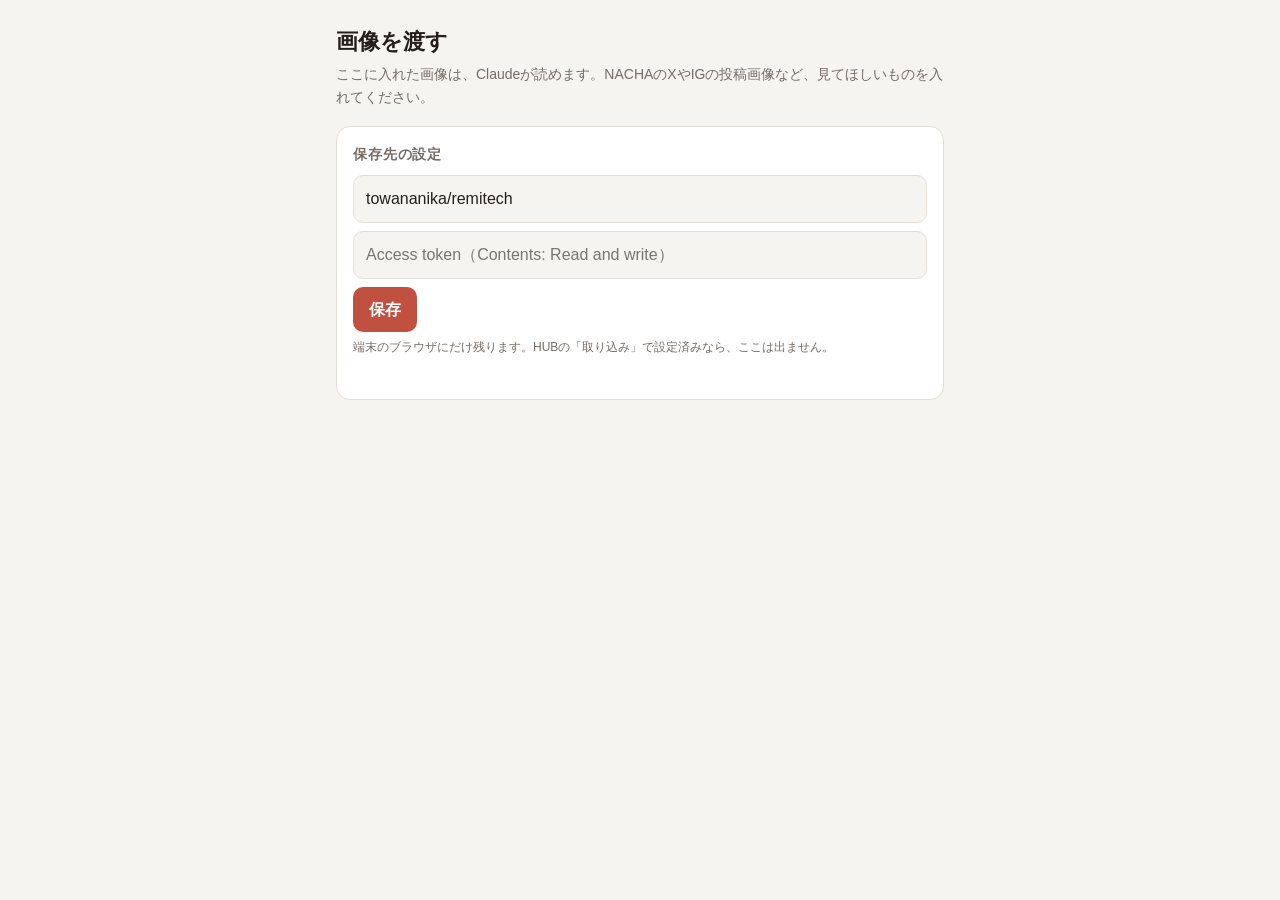
<file: images/index.html>
<!doctype html>
<html lang="ja">
<head>
<meta charset="utf-8">
<meta name="viewport" content="width=device-width,initial-scale=1">
<title>画像を渡す · REMITECH HUB</title>
<meta name="robots" content="noindex">
<link rel="icon" href="../favicon.svg">
<style>
  :root{--bg:#f6f4f1;--card:#fff;--ink:#241f1c;--sub:#756c65;--line:#e4ded7;--acc:#c0503f;--ok:#2f7d4f;--bad:#b3261e}
  @media (prefers-color-scheme:dark){:root:not([data-theme="light"]){--bg:#171412;--card:#221e1b;--ink:#f1eae3;--sub:#a99f96;--line:#38312c;--acc:#e0705e;--ok:#63c58a;--bad:#ff8a80}}
  *{box-sizing:border-box}
  body{margin:0;background:var(--bg);color:var(--ink);font:16px/1.6 -apple-system,BlinkMacSystemFont,"Hiragino Sans","Noto Sans JP","Malgun Gothic",sans-serif}
  main{max-width:640px;margin:0 auto;padding:24px 16px 56px}
  a{color:var(--acc)}
  h1{font-size:22px;margin:0 0 4px}
  .lead{color:var(--sub);font-size:14px;margin:0 0 18px}
  .card{background:var(--card);border:1px solid var(--line);border-radius:14px;padding:16px;margin-bottom:14px}
  .drop{border:2px dashed var(--line);border-radius:14px;padding:28px 12px;text-align:center;cursor:pointer;transition:border-color .15s,background .15s}
  .drop.over,.drop:hover{border-color:var(--acc);background:#c0503f10}
  .drop b{display:block;font-size:16px}
  .drop span{color:var(--sub);font-size:13px}
  input[type=text],input[type=password]{width:100%;padding:10px 12px;border:1px solid var(--line);border-radius:10px;background:var(--bg);color:var(--ink);font:inherit;margin-bottom:8px}
  button{appearance:none;border:0;border-radius:10px;padding:10px 16px;font:inherit;font-weight:600;background:var(--acc);color:#fff;cursor:pointer}
  button.ghost{background:transparent;color:var(--sub);border:1px solid var(--line)}
  button:disabled{opacity:.5;cursor:default}
  .tiny{color:var(--sub);font-size:12px;margin:6px 0 0}
  .msg{font-size:13px;margin-top:8px;min-height:18px}
  .ok{color:var(--ok)}.bad{color:var(--bad)}
  .grid{display:grid;grid-template-columns:repeat(auto-fill,minmax(130px,1fr));gap:10px}
  .th{position:relative;border:1px solid var(--line);border-radius:10px;overflow:hidden;background:var(--bg);aspect-ratio:1/1}
  .th img{width:100%;height:100%;object-fit:cover;display:block}
  .th .st{position:absolute;left:0;right:0;bottom:0;padding:3px 6px;font-size:11px;background:#000a;color:#fff;white-space:nowrap;overflow:hidden;text-overflow:ellipsis}
  .th .x{position:absolute;top:4px;right:4px;width:24px;height:24px;padding:0;border-radius:50%;background:#000a;font-size:14px;line-height:24px}
  .count{font-size:13px;color:var(--sub);margin:0 0 10px}
  h2{font-size:14px;color:var(--sub);margin:0 0 10px;letter-spacing:.06em}
</style>
</head>
<body>
<main>
  <h1>画像を渡す</h1>
  <p class="lead">ここに入れた画像は、Claudeが読めます。NACHAのXやIGの投稿画像など、見てほしいものを入れてください。</p>

  <div class="card" id="setup" hidden>
    <h2>保存先の設定</h2>
    <input type="text" id="stUrl" placeholder="owner/repo" value="towananika/remitech" autocomplete="off">
    <input type="password" id="stTok" placeholder="Access token（Contents: Read and write）" autocomplete="off">
    <button id="stSave">保存</button>
    <p class="tiny">端末のブラウザにだけ残ります。HUBの「取り込み」で設定済みなら、ここは出ません。</p>
    <div class="msg" id="stOut"></div>
  </div>

  <div class="card" id="up" hidden>
    <label class="drop" id="drop" for="file" tabindex="0">
      <b>ここに画像をドロップ、またはタップして選ぶ</b>
      <span>複数OK · 大きい画像は自動で縮めます（長辺1600px）</span>
    </label>
    <input type="file" id="file" accept="image/*" multiple hidden>
    <div class="msg" id="out"></div>
    <p class="tiny">⚠ 公開リポジトリに入ります。すでにSNSで公開した画像だけにしてください（社内資料・個人情報は入れない）。</p>
  </div>

  <div class="card" id="listCard" hidden>
    <h2>入れた画像</h2>
    <p class="count" id="count"></p>
    <div class="grid" id="grid"></div>
  </div>
</main>

<script>
(function () {
  "use strict";
  var DIR = "media/ref";
  var $ = function (id) { return document.getElementById(id); };

  function storeGet() { try { return JSON.parse(localStorage.getItem("remitech-store") || "{}") || {}; } catch (e) { return {}; } }
  function storeSet(o) { try { localStorage.setItem("remitech-store", JSON.stringify(o)); } catch (e) {} }
  function on() { var c = storeGet(); return !!(c.url && c.token); }

  function api(path, opt) {
    var c = storeGet();
    var o = Object.assign({ headers: {} }, opt || {});
    o.headers = Object.assign({ "Authorization": "Bearer " + c.token, "Accept": "application/vnd.github+json" }, o.headers);
    return fetch("https://api.github.com/repos/" + c.url + "/contents/" + path, o);
  }

  function show() {
    var ready = on();
    $("setup").hidden = ready;
    $("up").hidden = !ready;
    $("listCard").hidden = !ready;
    if (ready) loadList();
  }

  $("stSave").addEventListener("click", function () {
    var u = $("stUrl").value.trim().replace(/^https?:\/\/github\.com\//i, "").replace(/\.git$/i, "").replace(/^\/+|\/+$/g, "");
    var tk = $("stTok").value.trim();
    var o = $("stOut"); o.className = "msg"; o.textContent = "…";
    storeSet({ url: u, token: tk });
    fetch("https://api.github.com/repos/" + u, { headers: { "Authorization": "Bearer " + tk, "Accept": "application/vnd.github+json" } })
      .then(function (r) {
        if (r.ok) { o.className = "msg ok"; o.textContent = "OK"; show(); }
        else { o.className = "msg bad"; o.textContent = "使えませんでした · " + r.status; }
      }).catch(function (e) { o.className = "msg bad"; o.textContent = String(e && e.message || e); });
  });

  // 大きい画像は長辺1600pxに縮める。形式（PNG/JPEG/WebP）は変えない
  function shrink(file) {
    var MAX = 1600;
    if (file.size < 700 * 1024) return Promise.resolve(file);
    return new Promise(function (res) {
      var img = new Image(), url = URL.createObjectURL(file);
      img.onload = function () {
        var s = Math.min(1, MAX / Math.max(img.naturalWidth, img.naturalHeight));
        if (s >= 1 && file.size < 3 * 1024 * 1024) { URL.revokeObjectURL(url); return res(file); }
        var c = document.createElement("canvas");
        c.width = Math.round(img.naturalWidth * s); c.height = Math.round(img.naturalHeight * s);
        c.getContext("2d").drawImage(img, 0, 0, c.width, c.height);
        var type = /^image\/(png|jpeg|webp)$/.test(file.type) ? file.type : "image/jpeg";
        c.toBlob(function (b) { URL.revokeObjectURL(url); res(b && b.size < file.size ? b : file); }, type, 0.86);
      };
      img.onerror = function () { URL.revokeObjectURL(url); res(file); };
      img.src = url;
    });
  }
  function b64(blob) {
    return new Promise(function (res, rej) {
      var fr = new FileReader();
      fr.onload = function () { res(String(fr.result).split(",")[1]); };
      fr.onerror = rej; fr.readAsDataURL(blob);
    });
  }
  function stamp() {
    var d = new Date(), p = function (n) { return (n < 10 ? "0" : "") + n; };
    return d.getFullYear() + p(d.getMonth() + 1) + p(d.getDate()) + "-" + p(d.getHours()) + p(d.getMinutes()) + p(d.getSeconds());
  }
  function extOf(blob) { return ({ "image/png": "png", "image/jpeg": "jpg", "image/webp": "webp", "image/gif": "gif" })[blob.type] || "jpg"; }

  function uploadOne(file, i) {
    return shrink(file).then(function (blob) {
      return b64(blob).then(function (data) {
        var name = stamp() + "-" + (i + 1) + "." + extOf(blob);
        return api(DIR + "/" + name, {
          method: "PUT",
          headers: { "Content-Type": "application/json" },
          body: JSON.stringify({ message: "ref image: " + name, content: data })
        }).then(function (r) { if (!r.ok) throw new Error(r.status); return name; });
      });
    });
  }

  function handle(files) {
    files = Array.prototype.filter.call(files, function (f) { return /^image\//.test(f.type); });
    var o = $("out");
    if (!files.length) { o.className = "msg bad"; o.textContent = "画像ファイルを選んでください"; return; }
    var ok = 0, ng = 0;
    o.className = "msg"; o.textContent = "0 / " + files.length;
    files.reduce(function (chain, f, i) {
      return chain.then(function () {
        return uploadOne(f, i).then(function () { ok++; }, function () { ng++; })
          .then(function () { o.textContent = (ok + ng) + " / " + files.length; });
      });
    }, Promise.resolve()).then(function () {
      o.className = "msg " + (ng ? "bad" : "ok");
      o.textContent = ok + "枚 入れました" + (ng ? "、" + ng + "枚 失敗（トークンの権限を確認）" : "。Claudeに「入れたよ」と伝えてください");
      loadList();
    });
  }

  $("file").addEventListener("change", function (e) { handle(e.target.files); e.target.value = ""; });
  var drop = $("drop");
  ["dragenter", "dragover"].forEach(function (ev) { drop.addEventListener(ev, function (e) { e.preventDefault(); drop.classList.add("over"); }); });
  ["dragleave", "drop"].forEach(function (ev) { drop.addEventListener(ev, function (e) { e.preventDefault(); drop.classList.remove("over"); }); });
  drop.addEventListener("drop", function (e) { handle(e.dataTransfer.files); });
  drop.addEventListener("keydown", function (e) { if (e.key === "Enter" || e.key === " ") { e.preventDefault(); $("file").click(); } });
  document.addEventListener("paste", function (e) {
    var fs = e.clipboardData && e.clipboardData.files;
    if (fs && fs.length) handle(fs);
  });

  function loadList() {
    api(DIR).then(function (r) { return r.ok ? r.json() : []; }).then(function (items) {
      items = (items || []).filter(function (x) { return x.type === "file" && /\.(png|jpe?g|webp|gif)$/i.test(x.name); })
        .sort(function (a, b) { return a.name < b.name ? 1 : -1; });
      $("count").textContent = items.length + "枚";
      var g = $("grid"); g.textContent = "";
      items.forEach(function (it) {
        var d = document.createElement("div"); d.className = "th";
        var im = document.createElement("img"); im.loading = "lazy"; im.alt = it.name; im.src = it.download_url;
        var st = document.createElement("div"); st.className = "st"; st.textContent = it.name;
        var x = document.createElement("button"); x.className = "x"; x.textContent = "×"; x.title = "消す";
        x.addEventListener("click", function () {
          if (!confirm(it.name + " を消しますか？")) return;
          api(DIR + "/" + it.name, {
            method: "DELETE", headers: { "Content-Type": "application/json" },
            body: JSON.stringify({ message: "ref image: remove " + it.name, sha: it.sha })
          }).then(function () { loadList(); });
        });
        d.appendChild(im); d.appendChild(st); d.appendChild(x); g.appendChild(d);
      });
    }).catch(function () {});
  }

  show();
})();
</script>
</body>
</html>
</file>
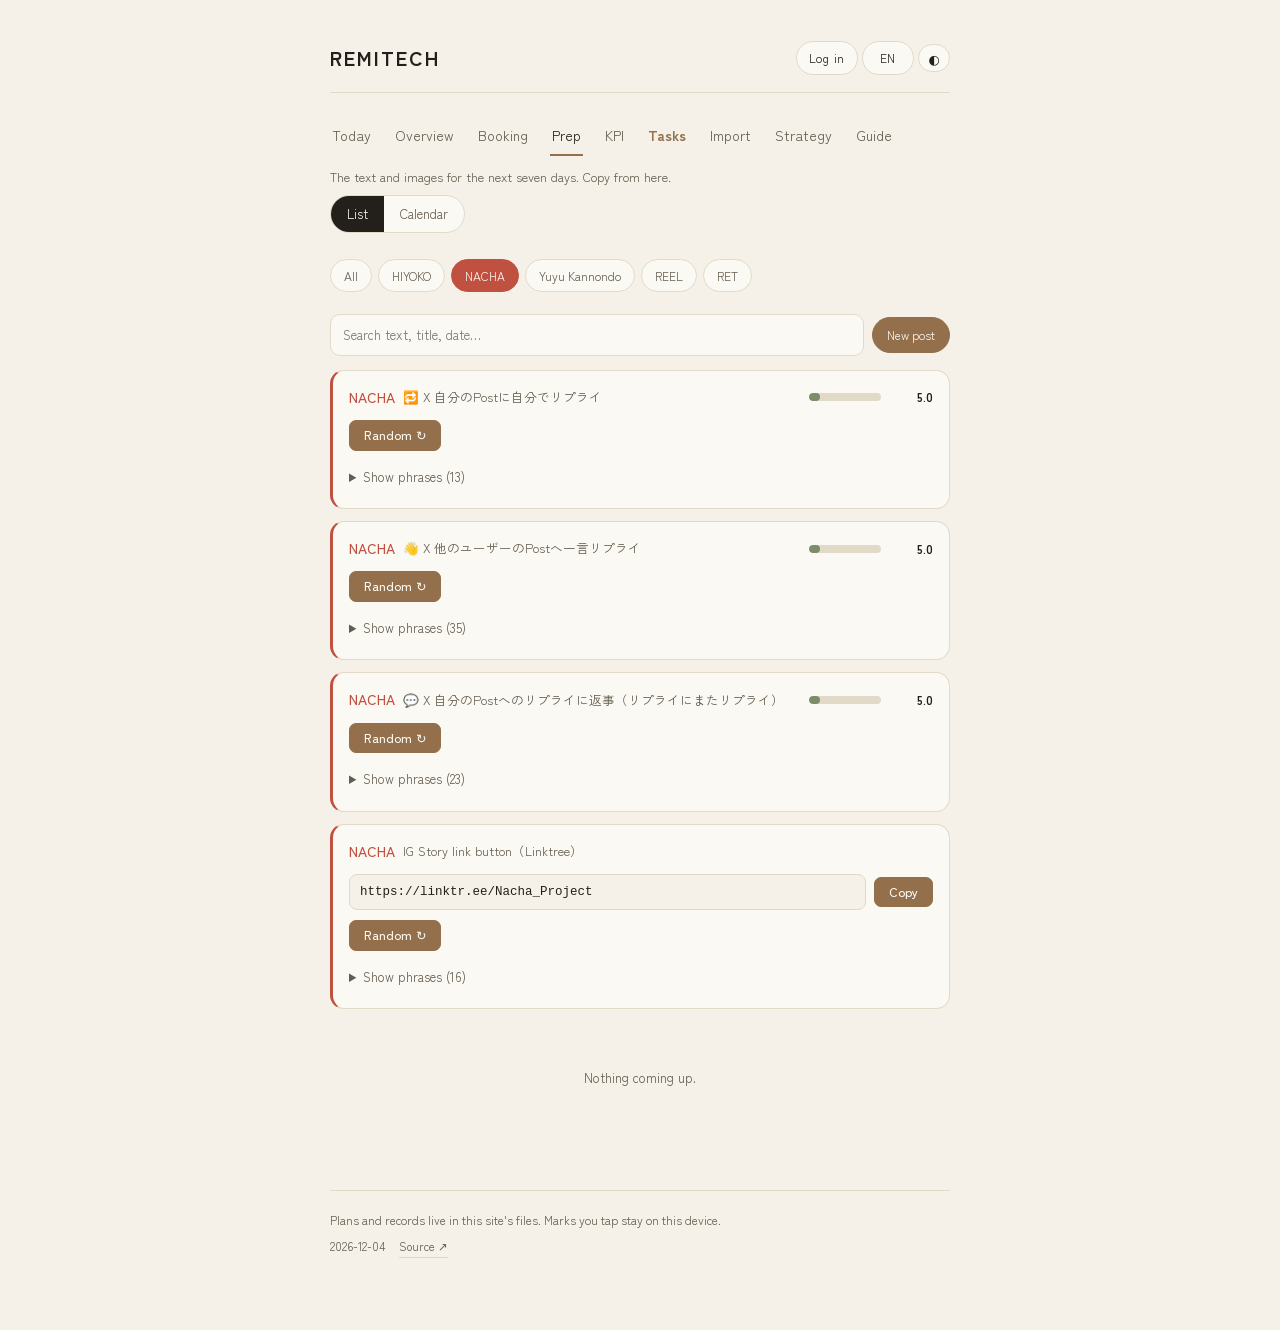
<file: nacha/index.html>
<!doctype html>
<html lang="ja">
<head>
<meta charset="utf-8">
<meta name="viewport" content="width=device-width,initial-scale=1">
<title>NACHA · REMITECH HUB</title>
<meta name="robots" content="noindex">
<link rel="icon" href="../favicon.svg">
<script>location.replace("../#/nacha");</script>
<noscript><meta http-equiv="refresh" content="0; url=../#/nacha"></noscript>
</head>
<body style="font-family:sans-serif;background:#fff;color:#222">
<p><a href="../#/nacha">NACHA を開く</a></p>
</body>
</html>
</file>
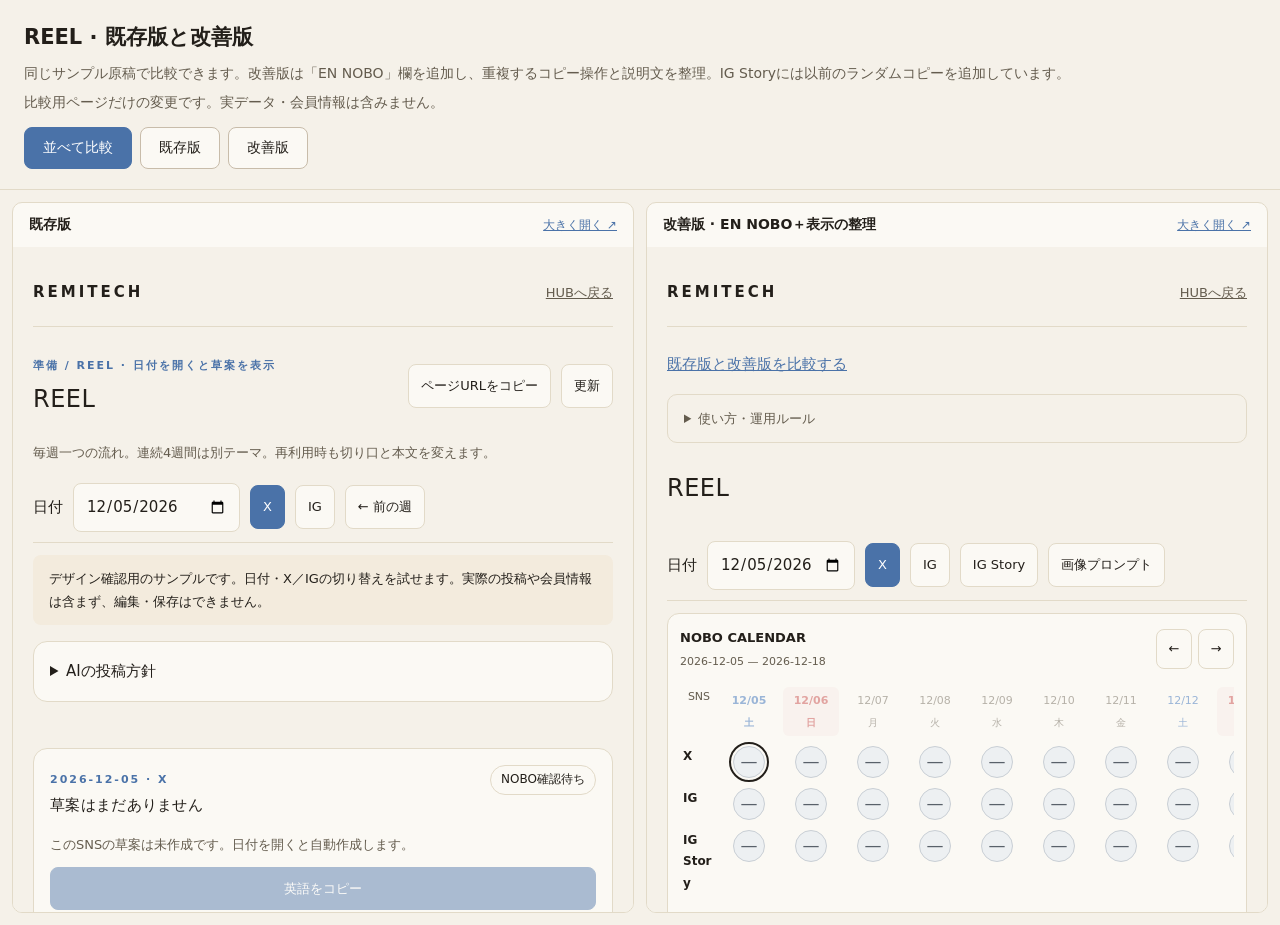
<file: posts-compare.html>
<!doctype html>
<html lang="ja">
<head>
<meta charset="utf-8">
<meta name="viewport" content="width=device-width,initial-scale=1">
<meta name="robots" content="noindex,nofollow">
<title>既存版と改善版の比較 · REEL</title>
<style>
*{box-sizing:border-box}body{margin:0;background:#f5f1e9;color:#231f1a;font:14px/1.7 system-ui,sans-serif}header{padding:20px 24px;border-bottom:1px solid #e2dac8}h1{margin:0;font-size:21px}p{margin:6px 0;color:#645c4e}.controls{display:flex;gap:8px;flex-wrap:wrap;margin-top:12px}button,a{font:inherit}button{padding:8px 18px;border:1px solid #c8bcaa;border-radius:8px;background:#fbf9f4;color:#231f1a;cursor:pointer}button[aria-pressed="true"]{background:#4a72a8;color:white;border-color:#4a72a8}main{display:grid;grid-template-columns:1fr 1fr;gap:12px;padding:12px}section{min-width:0;border:1px solid #e2dac8;border-radius:10px;overflow:hidden;background:#fbf9f4}.heading{padding:10px 16px;display:flex;justify-content:space-between;gap:8px;align-items:center}.heading a{font-size:12px;color:#4a72a8}iframe{display:block;border:0;width:100%;height:calc(100vh - 235px);min-height:500px}body[data-mode="existing"] main,body[data-mode="improved"] main{grid-template-columns:1fr}body[data-mode="existing"] #improved,body[data-mode="improved"] #existing{display:none}@media(max-width:750px){header{padding:16px}main{padding:8px;gap:8px}body[data-mode="both"] main{grid-template-columns:1fr}iframe{height:75vh}.heading{padding:8px 12px}}
</style>
</head>
<body data-mode="both">
<header><h1>REEL · 既存版と改善版</h1><p>同じサンプル原稿で比較できます。改善版は「EN NOBO」欄を追加し、重複するコピー操作と説明文を整理。IG Storyには以前のランダムコピーを追加しています。</p><p>比較用ページだけの変更です。実データ・会員情報は含みません。</p><div class="controls" role="group" aria-label="比較表示"><button data-mode="both" aria-pressed="true">並べて比較</button><button data-mode="existing" aria-pressed="false">既存版</button><button data-mode="improved" aria-pressed="false">改善版</button></div></header>
<main><section id="existing"><div class="heading"><strong>既存版</strong><a href="./posts-preview-existing.html" target="_blank" rel="noopener">大きく開く ↗</a></div><iframe title="既存版のREELページ" src="./posts-preview-existing.html"></iframe></section><section id="improved"><div class="heading"><strong>改善版 · EN NOBO＋表示の整理</strong><a href="./posts-preview.html" target="_blank" rel="noopener">大きく開く ↗</a></div><iframe title="改善版のREELページ" src="./posts-preview.html"></iframe></section></main>
<script>
function mode(value){document.body.dataset.mode=value;document.querySelectorAll('button[data-mode]').forEach(button=>button.setAttribute('aria-pressed',String(button.dataset.mode===value)));}
document.querySelectorAll('button[data-mode]').forEach(button=>button.addEventListener('click',()=>mode(button.dataset.mode)));
if(matchMedia('(max-width:750px)').matches)mode('improved');
</script>
</body>
</html>
</file>
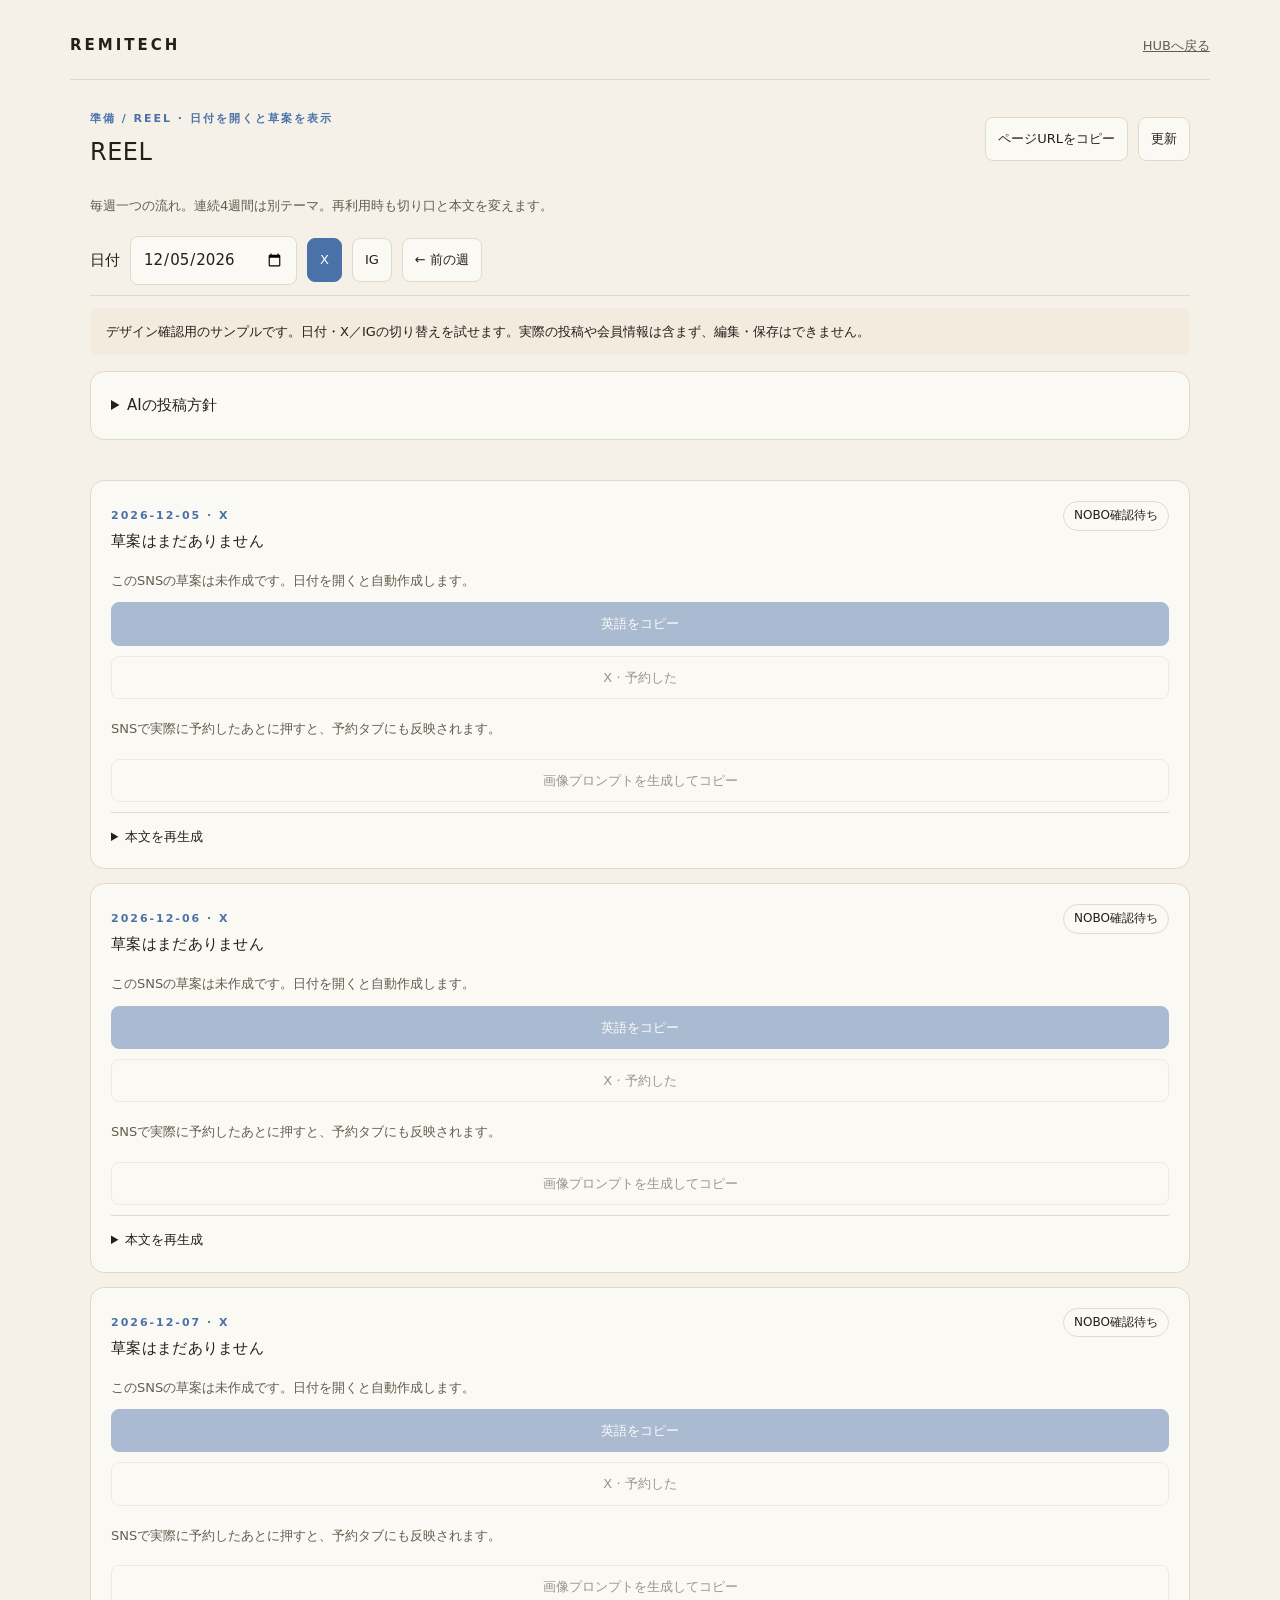
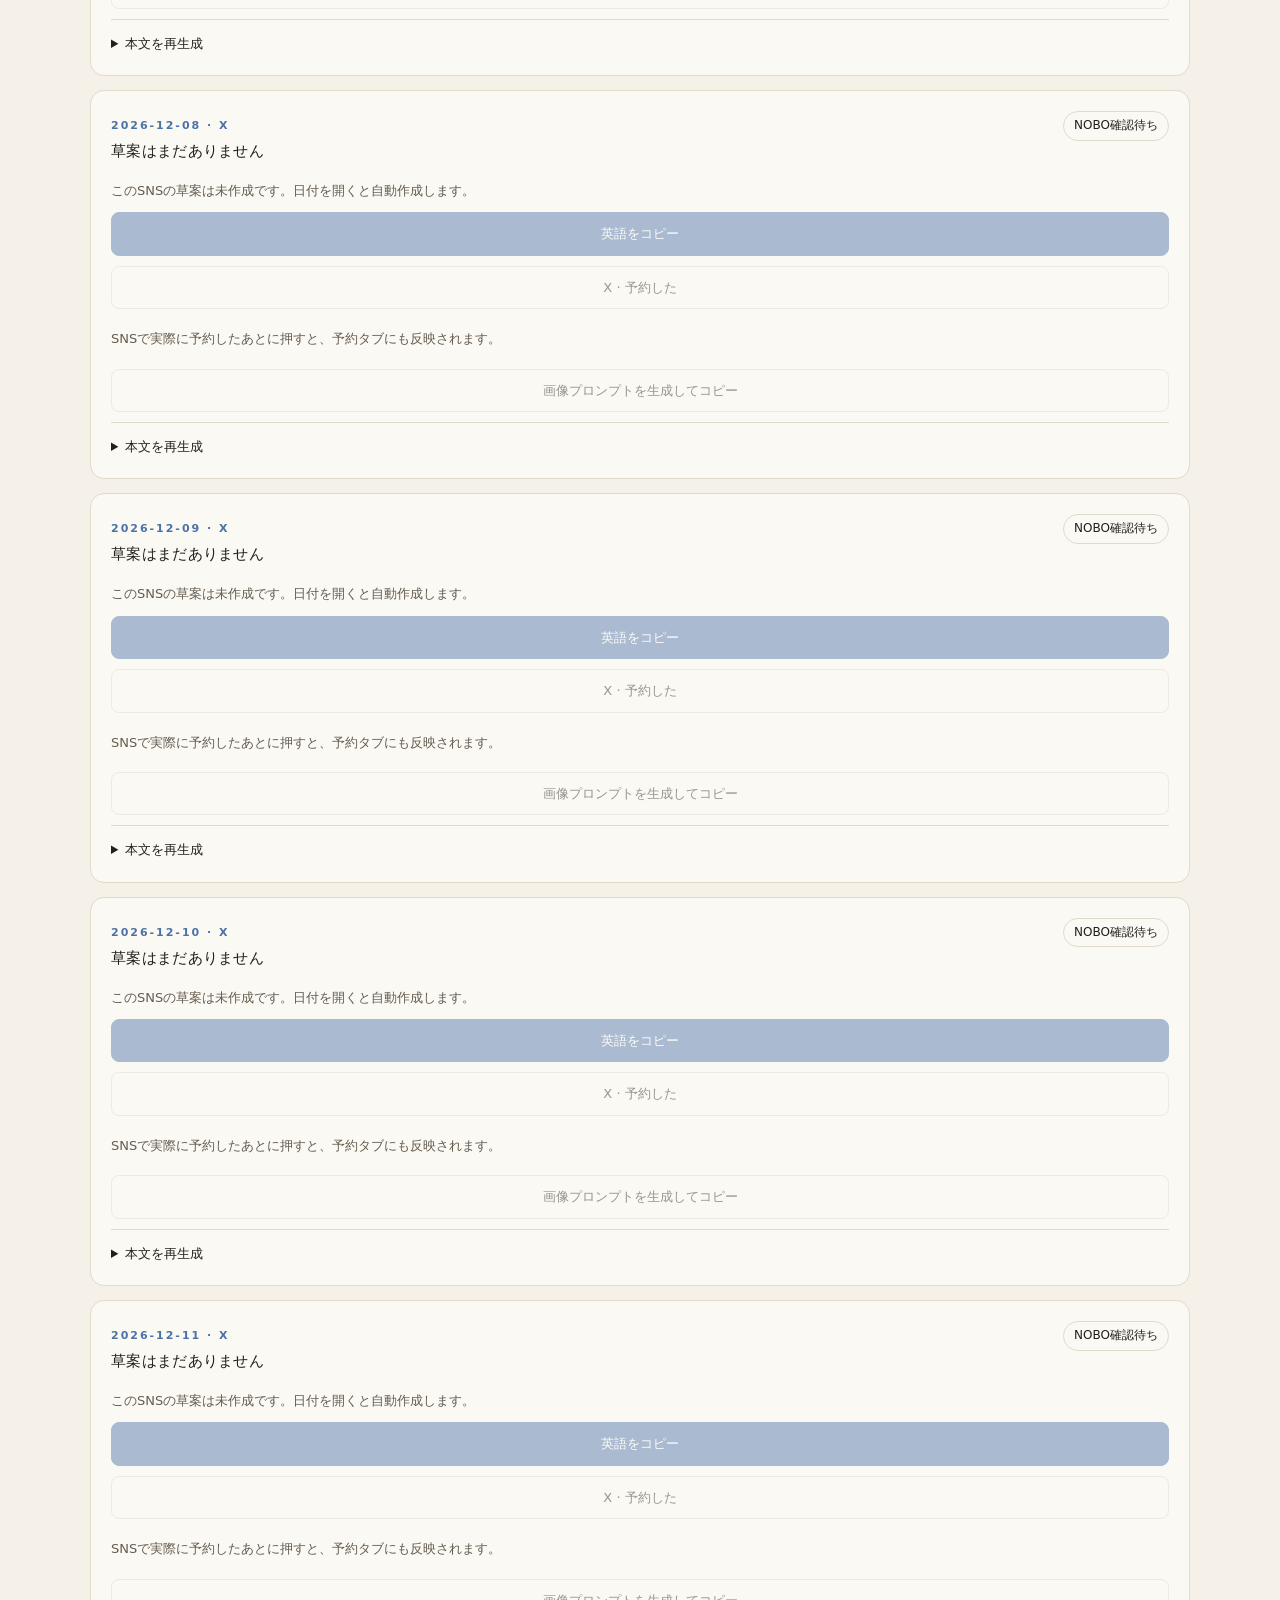
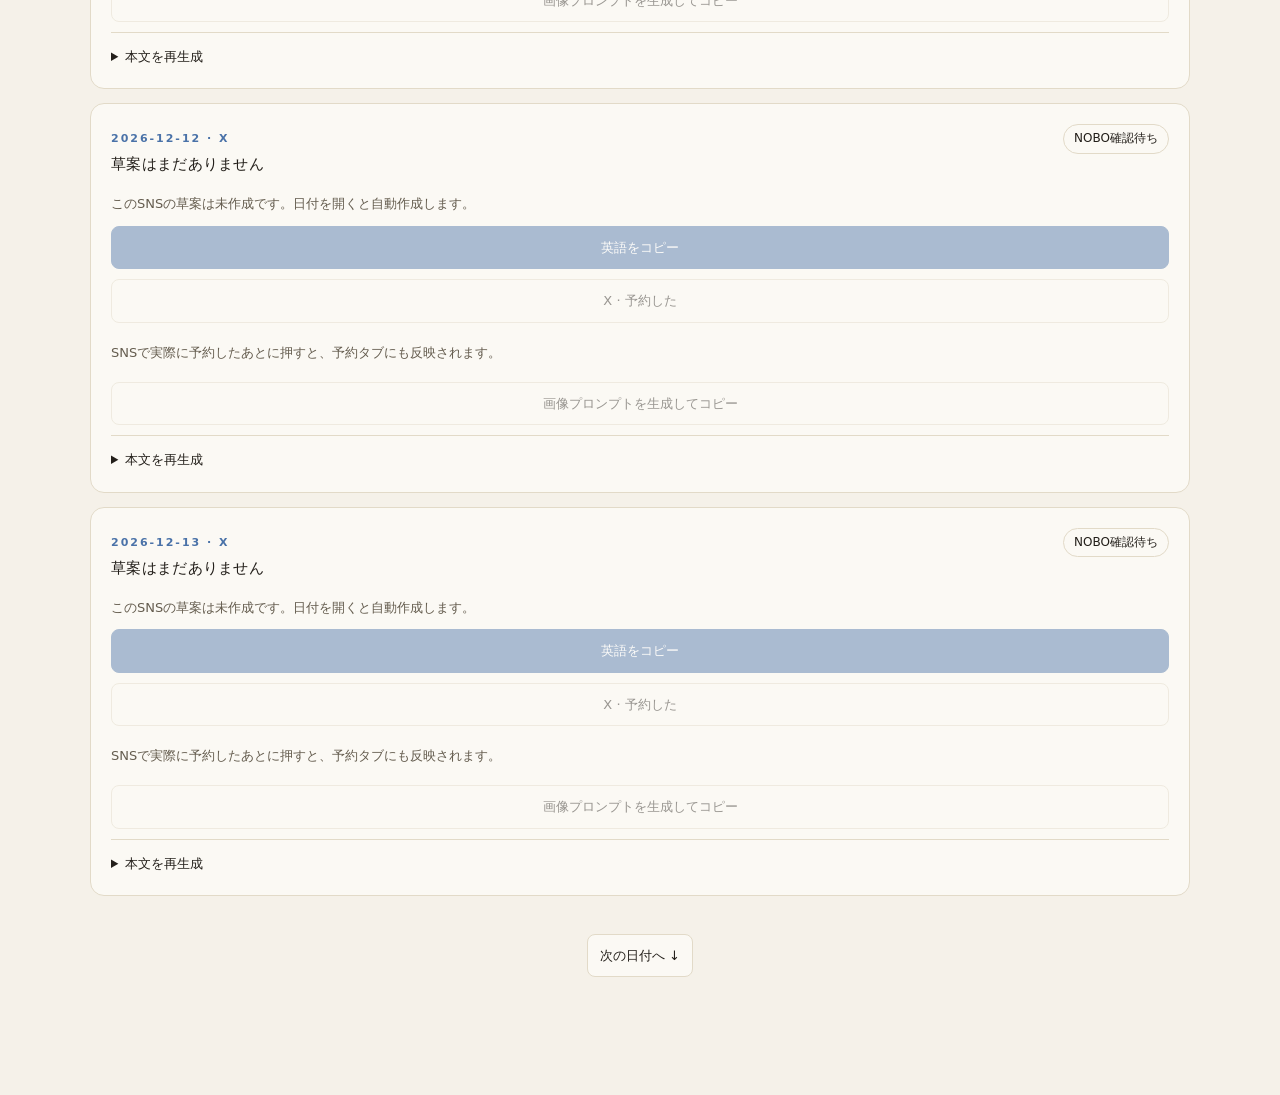
<file: posts-preview-existing.html>
<!doctype html>
<html lang="ja">
<head>
  <meta charset="utf-8">
  <meta name="viewport" content="width=device-width,initial-scale=1">
  <meta name="robots" content="noindex,nofollow">
  <title>既存版 · REEL デザイン確認 · REMITECH</title>
  <link rel="stylesheet" href="./preview-existing/reel-editor.css">
  <style>
    :root{--bg:#f5f1e9;--surface:#fbf9f4;--line:#e2dac8;--ink:#231f1a;--muted:#645c4e;--wood:#93704b;--todaybg:#f3ebdd;--neon:#2bff88;--neon-ink:#07361b}
    *{box-sizing:border-box}body{margin:0;background:var(--bg);color:var(--ink);font:15px/1.8 "Hiragino Sans","Yu Gothic",system-ui,sans-serif}
    .page{max-width:1180px;margin:auto;padding:32px 20px 70px}.preview-top{display:flex;gap:16px;align-items:center;justify-content:space-between;border-bottom:1px solid var(--line);padding-bottom:20px;margin-bottom:24px}.preview-top b{letter-spacing:.2em}.preview-top a{color:var(--muted);font-size:13px}.reel-editor h2{font-size:24px}
  </style>
</head>
<body>
  <main class="page"><header class="preview-top"><b>REMITECH</b><a href="./">HUBへ戻る</a></header><div id="preview"></div></main>
  <script type="module">
    import {createEditor} from './preview-existing/reel-editor.mjs';
    import {addDays} from './reel-workflow.mjs';
    const themes=[['プレイした人の気づき','自分の体験を、自分の言葉で'],['レビューがつなぐ出会い','次のプレイヤーの選択につなげる'],['貢献を続ける理由','小さな気づきの積み重ね'],['信頼が育つコミュニティ','違う視点から新しい発見へ']];
    const examples=[
      ['遊んで初めて気づくこと','レビューには、プレイした人だけの気づきがある。\n最近、誰かにすすめたゲームは？','A good review starts with a real experience.\nWhat made you recommend the last game you played?'],
      ['小さな発見を伝える','大きな評価より、小さな発見が役立つこともある。\nそのゲームで最初に心が動いた瞬間は？','Sometimes a small detail says more than a score.\nWhat was the first moment that stayed with you?'],
      ['次の人の視点で考える','自分には当たり前でも、初めての人には大切なヒント。\n遊ぶ前に知りたかったことは？','What felt obvious after playing might help a newcomer.\nWhat do you wish you had known before starting?'],
      ['具体的な一場面から','「面白い」の先にある、一つの場面。\nその瞬間を言葉にしてみよう。','Go one moment beyond “it was fun.”\nWhich scene would you tell a friend about?'],
      ['違う楽しみ方を見つける','同じゲームでも、楽しみ方は一つじゃない。\n誰かのレビューで見つけた発見は？','Same game, different ways to enjoy it.\nHas another player’s review helped you see something new?'],
      ['気づきを持ち寄る','小さな気づきが集まると、ゲームの見え方が少し広がる。','A few small observations can open up a new way to see a game.'],
      ['一週間を振り返る','今週のプレイから、一つだけ残すなら。\nどんな気づきを伝えたい？','One week of play. One thing worth sharing.\nWhat would you pass on?']
    ];
    const weeks=themes.slice(0,1).map(([theme,angle],i)=>({start:addDays('2026-10-26',i*7),theme,angle,arc:'気づき → 具体例 → 相手の視点 → 伝える工夫 → 振り返り',revision:1,
      days:examples.map(([focus,ja,en],j)=>({date:addDays('2026-10-26',i*7+j),focus,posts:{X:{ja,en,secondReview:j===1?{by:'NOBO',kind:'unchanged'}:null},IG:{ja:ja+'\n\nその発見を、一枚と一言で。',en:en+'\n\nOne image. One honest observation.',secondReview:null}}}))}));
    const esc=s=>{const d=document.createElement('div');d.textContent=s??'';return d.innerHTML;};
    const editor=createEditor({view:document.getElementById('preview'),esc,lang:()=> 'ja',active:()=>true,user:()=>null,booked:()=>false,headers:()=>({}),login:()=>{},pullBookings:async()=>{},preview:{weeks,settings:{brief:'REELの体験・レビュー・信頼を、短く具体的な日英の文章で伝える。'},ai:false}});
    editor.render();
  </script>
</body>
</html>
</file>
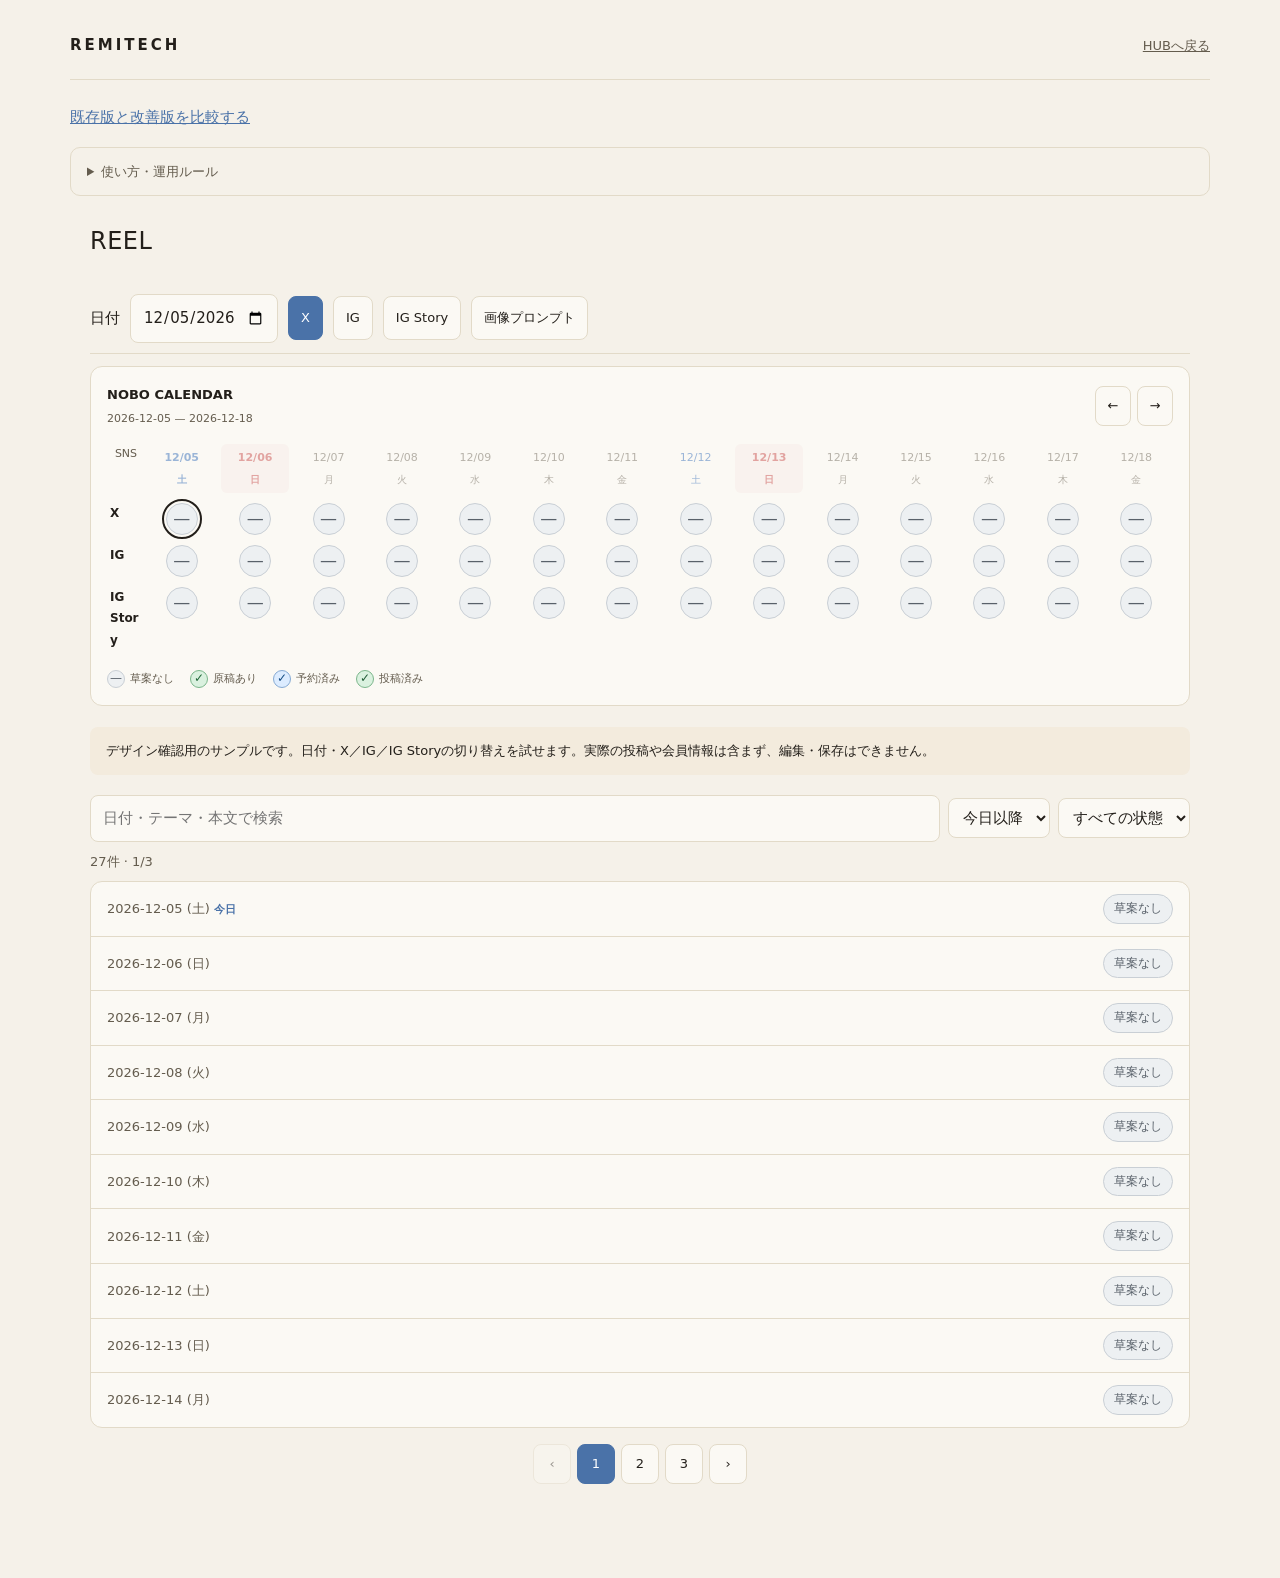
<file: posts-preview.html>
<!doctype html>
<html lang="ja">
<head>
  <meta charset="utf-8">
  <meta name="viewport" content="width=device-width,initial-scale=1">
  <meta name="robots" content="noindex,nofollow">
  <title>準備 / REEL デザイン確認 · REMITECH</title>
  <link rel="stylesheet" href="./reel-editor.css?v=20261020-compact-actions">
  <style>
    :root{--bg:#f5f1e9;--surface:#fbf9f4;--line:#e2dac8;--ink:#231f1a;--muted:#645c4e;--wood:#93704b;--todaybg:#f3ebdd;--neon:#2bff88;--neon-ink:#07361b}
    *{box-sizing:border-box}body{margin:0;background:var(--bg);color:var(--ink);font:15px/1.8 "Hiragino Sans","Yu Gothic",system-ui,sans-serif}
    .page{max-width:1180px;margin:auto;padding:32px 20px 70px}.preview-top{display:flex;gap:16px;align-items:center;justify-content:space-between;border-bottom:1px solid var(--line);padding-bottom:20px;margin-bottom:24px}.preview-top b{letter-spacing:.2em}.preview-top a{color:var(--muted);font-size:13px}.reel-editor h2{font-size:24px}

    .comparison-link{margin-bottom:16px}.comparison-link a{color:#4a72a8}.preview-help{padding:12px 16px;border:1px solid var(--line);border-radius:10px;font-size:13px;color:var(--muted)}.preview-help summary{cursor:pointer}
    #preview .reel-editor>p,#preview .re-day>p,#preview .re-actions>p,#preview .re-regenerate>p{display:none}
    #preview .re-actions>button[data-re-action="copy"]{display:none}
  </style>
</head>
<body>
  <main class="page"><header class="preview-top"><b>REMITECH</b><a href="./">HUBへ戻る</a></header><nav class="comparison-link"><a href="./posts-compare.html">既存版と改善版を比較する</a></nav><details class="preview-help"><summary>使い方・運用ルール</summary><p>週ごとに一つの流れを持たせ、連続4週間のテーマを分けます。本文をタップして編集し、コピーボタンで英文をコピーします。IG Storyでは、以前のリンクボタン用フレーズをランダムにコピーできます。NOBO未確認でもコピーできます。SNSで予約を済ませてから予約ボタンを押してください。本文変更後はNOBO確認をリセットします。今回は11月1日までが対象です。</p></details><div id="preview"></div></main>
  <script type="module">
    import {createEditor} from './reel-editor.mjs?v=20261020-compact-actions';
    import {addDays,partLabels} from './reel-workflow.mjs';
    const themes=[['プレイした人の気づき','自分の体験を、自分の言葉で'],['レビューがつなぐ出会い','次のプレイヤーの選択につなげる'],['貢献を続ける理由','小さな気づきの積み重ね'],['信頼が育つコミュニティ','違う視点から新しい発見へ']];
    const examples=[
      ['遊んで初めて気づくこと','レビューには、プレイした人だけの気づきがある。\n最近、誰かにすすめたゲームは？','A good review starts with a real experience.\nWhat made you recommend the last game you played?'],
      ['小さな発見を伝える','大きな評価より、小さな発見が役立つこともある。\nそのゲームで最初に心が動いた瞬間は？','Sometimes a small detail says more than a score.\nWhat was the first moment that stayed with you?'],
      ['次の人の視点で考える','自分には当たり前でも、初めての人には大切なヒント。\n遊ぶ前に知りたかったことは？','What felt obvious after playing might help a newcomer.\nWhat do you wish you had known before starting?'],
      ['具体的な一場面から','「面白い」の先にある、一つの場面。\nその瞬間を言葉にしてみよう。','Go one moment beyond “it was fun.”\nWhich scene would you tell a friend about?'],
      ['違う楽しみ方を見つける','同じゲームでも、楽しみ方は一つじゃない。\n誰かのレビューで見つけた発見は？','Same game, different ways to enjoy it.\nHas another player’s review helped you see something new?'],
      ['気づきを持ち寄る','小さな気づきが集まると、ゲームの見え方が少し広がる。','A few small observations can open up a new way to see a game.'],
      ['一週間を振り返る','今週のプレイから、一つだけ残すなら。\nどんな気づきを伝えたい？','One week of play. One thing worth sharing.\nWhat would you pass on?']
    ];
    function samplePost(date,pf,ja,en,checked){
      const labels=partLabels(date,pf);
      const parts=labels.map((label,i)=>({label,
        ja:label==='Comment'?'あなたなら、どんな発見を伝えたい？':i===0?ja:i===1?'小さな気づきが、次に遊ぶ人のヒントになる。':'プレイした体験を、自分の言葉で。\nPLAY → REVIEW → REWARD',
        en:label==='Comment'?'What would you share with the next player?':i===0?en:i===1?'A small detail from your experience can help the next player.':'Your experience. Your own words.\nPLAY → REVIEW → REWARD'}));
      return {ja:parts.map(p=>p.ja).join('\n\n'),en:parts.map(p=>p.en).join('\n\n'),parts,secondReview:checked?{by:'NOBO',kind:'unchanged'}:null};
    }
    const weeks=themes.slice(0,1).map(([theme,angle],i)=>({start:addDays('2026-10-26',i*7),theme,angle,arc:'気づき → 具体例 → 相手の視点 → 伝える工夫 → 振り返り',revision:1,
      days:examples.map(([focus,ja,en],j)=>{const date=addDays('2026-10-26',i*7+j);return {date,focus,posts:{X:samplePost(date,'X',ja,en,j===1),IG:samplePost(date,'IG',ja,en,j===1)}};})}));
    const esc=s=>{const d=document.createElement('div');d.textContent=s??'';return d.innerHTML;};
    const editor=createEditor({view:document.getElementById('preview'),esc,lang:()=> 'ja',active:()=>true,user:()=>null,booked:()=>false,headers:()=>({}),login:()=>{},pullBookings:async()=>{},preview:{weeks,settings:{brief:'REELの体験・レビュー・信頼を、短く具体的な日英の文章で伝える。'},ai:false}});
    editor.render();
  </script>
</body>
</html>
</file>
<file: preview-existing/reel-editor.css>
.reel-editor{--accent:#4a72a8;max-width:1100px;margin:24px auto;overflow-wrap:anywhere}
.reel-editor h2,.reel-editor h3{margin:0;font-weight:500;letter-spacing:.02em}
.reel-editor p{margin:8px 0;color:var(--muted);font-size:13px}
.reel-editor button,.reel-editor input,.reel-editor textarea{font:inherit;color:var(--ink);background:var(--surface);border:1px solid var(--line);border-radius:8px;padding:9px 12px;max-width:100%}
.reel-editor button{cursor:pointer;font-size:13px;min-height:40px}
.reel-editor button:hover:not(:disabled){border-color:var(--accent)}
.reel-editor button:focus-visible,.reel-editor textarea:focus-visible,.reel-editor input:focus-visible{outline:2px solid var(--accent);outline-offset:3px}
.reel-editor button:disabled{opacity:.45;cursor:not-allowed}
.reel-editor .re-primary{background:var(--accent);color:white;border-color:var(--accent)}
.re-top,.re-toolbar,.re-review,.re-book{display:flex;align-items:center;gap:10px;flex-wrap:wrap}
.re-top{justify-content:space-between;margin-bottom:20px}
.re-eyebrow{font-size:11px;letter-spacing:.18em;color:var(--accent);font-weight:600}
.re-status{font-size:12px;border:1px solid var(--line);border-radius:20px;padding:3px 10px;display:inline-block}
.re-status[data-ready="true"]{color:var(--neon-ink);background:var(--neon);border-color:var(--neon)}
.re-plan{padding:20px;background:var(--surface);border:1px solid var(--line);border-radius:14px;margin:16px 0}
.re-plan summary{cursor:pointer;font-weight:500}
.re-plan label,.re-field{display:block;font-size:12px;color:var(--muted);margin-top:12px}
.re-plan textarea{display:block;width:100%;min-height:90px;margin:6px 0 12px}
.re-weeks{display:grid;grid-template-columns:repeat(4,minmax(0,1fr));gap:10px;margin:20px 0}
.re-weeks button{text-align:left;padding:15px;min-width:0}
.re-weeks button[aria-pressed="true"]{border:2px solid var(--accent);padding:14px;background:var(--todaybg)}
.re-weeks b,.re-weeks small{display:block}
.re-weeks small{color:var(--muted);font-size:11px}
.re-week{border-left:3px solid var(--accent);padding:6px 18px;margin:24px 0}
.re-week h3{font-size:19px}
.re-day{border:1px solid var(--line);border-radius:14px;background:var(--surface);padding:20px;margin:14px 0}
.re-dayhead{display:flex;align-items:flex-start;justify-content:space-between;gap:12px;margin-bottom:14px;flex-wrap:wrap}
.re-dayhead h3{font-size:15px}
.re-drafts{display:grid;grid-template-columns:1fr 1fr;gap:18px}
.re-drafts>div{min-width:0}
.re-drafts label{font-size:11px;letter-spacing:.1em;color:var(--muted)}
.re-text{white-space:pre-wrap;line-height:1.8;font-size:14px;margin:8px 0 16px}
.re-drafts textarea{width:100%;min-height:200px;resize:vertical;line-height:1.7}
.re-review{padding:12px 0;border-top:1px solid var(--line);font-size:12px}
.re-review span{color:var(--muted)}
.re-actions{display:grid;grid-template-columns:minmax(0,1fr);gap:10px;margin-top:10px}
.re-book button[aria-pressed="true"]{background:var(--neon);border-color:var(--neon);color:var(--neon-ink)}
.re-notice{padding:12px 16px;background:var(--todaybg);border-radius:8px;font-size:13px;margin:12px 0}
.re-notice[role="alert"]{border:1px solid var(--wood)}
.re-datebar{position:sticky;top:0;z-index:5;background:var(--bg);padding:10px 0;border-bottom:1px solid var(--line)}
.re-datebar button[aria-pressed="true"]{border-color:var(--accent);background:var(--accent);color:white}
.re-day{scroll-margin-top:100px}
.re-part{border-top:1px solid var(--line);padding-top:16px;margin-top:16px}
.re-part small{color:var(--muted);font-size:11px}
.re-regenerate{border-top:1px solid var(--line);padding-top:12px}
.re-regenerate summary{cursor:pointer;font-size:13px}
.re-regenerate input{display:block;width:100%;margin:8px 0}
.re-nobo label{display:block;margin-top:12px}
.re-nobo textarea{width:100%;min-height:160px;display:block;margin:8px 0}
.re-nobo-dialog{width:min(760px,94vw);max-height:90vh;overflow:auto;background:var(--surface);color:var(--ink);border:1px solid var(--line);border-radius:16px;padding:24px}
.re-nobo-dialog::backdrop{background:rgb(0 0 0 / .4)}
.re-more{text-align:center;padding:24px}
.re-empty{text-align:center;padding:45px 15px;border:1px dashed var(--line);border-radius:14px}
@media(max-width:650px){.re-weeks{display:flex;overflow-x:auto;scroll-snap-type:x proximity;padding-bottom:6px}.re-weeks button{flex:0 0 75%;scroll-snap-align:start}.re-weeks button small:last-child{display:none}.re-drafts{grid-template-columns:1fr}.re-day{padding:16px}.re-top h2{font-size:21px}.re-book{align-items:stretch}.re-book button{flex:1}.re-plan{padding:16px}.re-week{margin:16px 0}.re-week h3{font-size:17px}}
</file>
<file: reel-editor.css>
.reel-editor{--accent:#4a72a8;max-width:1100px;margin:24px auto;overflow-wrap:anywhere}
.reel-editor h2,.reel-editor h3{margin:0;font-weight:500;letter-spacing:.02em}
.reel-editor p{margin:8px 0;color:var(--muted);font-size:13px}
.reel-editor button,.reel-editor input,.reel-editor textarea{font:inherit;color:var(--ink);background:var(--surface);border:1px solid var(--line);border-radius:8px;padding:9px 12px;max-width:100%}
.reel-editor button{cursor:pointer;font-size:13px;min-height:40px}
.reel-editor button:hover:not(:disabled){border-color:var(--accent)}
.reel-editor button:focus-visible,.reel-editor textarea:focus-visible,.reel-editor input:focus-visible{outline:2px solid var(--accent);outline-offset:3px}
.reel-editor button:disabled{opacity:.45;cursor:not-allowed}
.reel-editor .re-primary{background:var(--accent);color:white;border-color:var(--accent)}
.re-top,.re-toolbar,.re-review,.re-book{display:flex;align-items:center;gap:10px;flex-wrap:wrap}
.re-top{justify-content:space-between;margin-bottom:20px}
.re-eyebrow{font-size:11px;letter-spacing:.18em;color:var(--accent);font-weight:600}
.re-plan{padding:20px;background:var(--surface);border:1px solid var(--line);border-radius:14px;margin:16px 0}
.re-plan summary{cursor:pointer;font-weight:500}
.re-plan label,.re-field{display:block;font-size:12px;color:var(--muted);margin-top:12px}
.re-plan textarea{display:block;width:100%;min-height:90px;margin:6px 0 12px}
.re-weeks{display:grid;grid-template-columns:repeat(4,minmax(0,1fr));gap:10px;margin:20px 0}
.re-weeks button{text-align:left;padding:15px;min-width:0}
.re-weeks button[aria-pressed="true"]{border:2px solid var(--accent);padding:14px;background:var(--todaybg)}
.re-weeks b,.re-weeks small{display:block}
.re-weeks small{color:var(--muted);font-size:11px}
.re-week{border-left:3px solid var(--accent);padding:6px 18px;margin:24px 0}
.re-week h3{font-size:19px}
.re-day{border:1px solid var(--line);border-radius:14px;background:var(--surface);padding:20px;margin:14px 0}
.re-dayhead{display:flex;align-items:flex-start;justify-content:space-between;gap:12px;margin-bottom:14px;flex-wrap:wrap}
.re-dayhead h3{font-size:15px}
.re-drafts{display:grid;grid-template-columns:1fr 1fr;gap:18px}
.re-drafts>div{min-width:0}
.re-three{grid-template-columns:1fr 1fr 1.15fr}
.re-three>section{min-width:0}
.re-nobo-field{padding:14px;border:1px solid var(--accent);border-radius:10px;background:var(--todaybg)}
.re-field-label{font-size:11px;letter-spacing:.1em;color:var(--accent);font-weight:600}
.re-nobo-field .re-toolbar{justify-content:space-between;gap:6px}
.re-nobo-field .re-toolbar button{font-size:11px;padding:5px 8px}
.reel-editor .re-nobo-copy{display:block;width:100%;text-align:left;border:0;background:transparent;padding:10px 0;white-space:normal}
.reel-editor .re-nobo-copy:disabled{opacity:1;cursor:default}
.re-nobo-copy .re-text{display:block;margin-bottom:0}
.re-story .re-toolbar{margin:18px 0}.re-story-choices{display:flex;gap:8px;flex-wrap:wrap;margin-top:12px}.re-story [data-story-result]{white-space:pre-wrap;color:var(--ink)}
.re-drafts label{font-size:11px;letter-spacing:.1em;color:var(--muted)}
.re-text{white-space:pre-wrap;line-height:1.8;font-size:14px;margin:8px 0 16px}
.re-drafts textarea{width:100%;min-height:200px;resize:vertical;line-height:1.7}
.re-review{padding:12px 0;border-top:1px solid var(--line);font-size:12px}
.re-review span{color:var(--muted)}
.re-actions{display:grid;grid-template-columns:minmax(0,1fr);gap:10px;margin-top:10px}
.re-reply{display:grid;gap:6px;border-top:1px solid var(--line);padding-top:12px;margin-top:4px}
.re-reply small{font-size:12px;color:var(--muted);line-height:1.6}
.re-reply-button{min-height:44px!important}
.reel-editor .re-reply-button[data-reply-done="true"]{background:var(--wood-soft);border-color:var(--wood);font-weight:700}
.re-book button[aria-pressed="true"]{background:var(--neon);border-color:var(--neon);color:var(--neon-ink)}
.re-notice{padding:12px 16px;background:var(--todaybg);border-radius:8px;font-size:13px;margin:12px 0}
.re-notice[role="alert"]{border:1px solid var(--wood)}
.re-datebar{background:var(--bg);padding:10px 0;border-bottom:1px solid var(--line)}
.re-datebar button[aria-pressed="true"]{border-color:var(--accent);background:var(--accent);color:white}
.re-day{scroll-margin-top:100px}
.re-part{border-top:1px solid var(--line);padding-top:16px;margin-top:16px}
.re-part small{color:var(--muted);font-size:11px}
.re-regenerate{border-top:1px solid var(--line);padding-top:12px}
.re-regenerate summary{cursor:pointer;font-size:13px}
.re-regenerate input{display:block;width:100%;margin:8px 0}
.re-nobo label{display:block;margin-top:12px}
.re-nobo textarea{width:100%;min-height:160px;display:block;margin:8px 0}
.re-nobo-dialog{width:min(760px,94vw);max-height:90vh;overflow:auto;background:var(--surface);color:var(--ink);border:1px solid var(--line);border-radius:16px;padding:24px}
.re-nobo-dialog::backdrop{background:rgb(0 0 0 / .4)}
.re-more{text-align:center;padding:24px}
.re-empty{text-align:center;padding:45px 15px;border:1px dashed var(--line);border-radius:14px}
@media(max-width:650px){.re-weeks{display:flex;overflow-x:auto;scroll-snap-type:x proximity;padding-bottom:6px}.re-weeks button{flex:0 0 75%;scroll-snap-align:start}.re-weeks button small:last-child{display:none}.re-drafts{grid-template-columns:1fr}.re-day{padding:16px}.re-top h2{font-size:21px}.re-book{align-items:stretch}.re-book button{flex:1}.re-plan{padding:16px}.re-week{margin:16px 0}.re-week h3{font-size:17px}}

.re-review button[aria-pressed="true"]{background:var(--accent);border-color:var(--accent);color:white}

.re-check-overview{border:1px solid var(--line);border-radius:12px;padding:16px;margin:12px 0 20px;background:var(--surface)}
.re-check-title{display:block;font-size:13px;margin-bottom:12px}
.re-check-scroll{overflow-x:auto;padding:3px 3px 8px}
.re-check-grid{display:grid;grid-template-columns:32px repeat(14,minmax(36px,1fr));gap:10px 6px;align-items:center;justify-items:center;min-width:640px}
.re-check-corner,.re-check-date{font-size:11px;color:var(--muted);white-space:nowrap}
.re-check-date[data-today="true"]{font-weight:700;color:var(--ink);border-bottom:2px solid var(--accent)}
.re-check-channel{font-size:12px;justify-self:start}
.re-check-grid .re-check-circle{width:32px;height:32px;min-height:0;padding:0;border-radius:50%;font-size:17px;line-height:1;display:flex;align-items:center;justify-content:center;border:1px solid transparent}
.re-check-circle[data-status="empty"],.re-check-legend i[data-status="empty"]{background:#edf0f2;color:#59616a;border-color:#c9cfd5}
.re-check-circle[data-status="ready"],.re-check-legend i[data-status="ready"]{background:#daf1df;color:#216739;border-color:#7bb68b}
.re-check-grid .re-check-circle[aria-pressed="true"]{outline:2px solid var(--ink);outline-offset:2px}
.re-check-grid .re-check-circle:disabled{opacity:.45;cursor:default}
.re-check-legend{display:flex;gap:8px 16px;flex-wrap:wrap;margin-top:10px;font-size:11px;color:var(--muted)}
.re-check-legend span{display:flex;align-items:center;gap:5px}
.re-check-legend i{display:inline-flex;width:18px;height:18px;border:1px solid;border-radius:50%;align-items:center;justify-content:center;font-style:normal;font-size:12px}
.re-check-grid{grid-template-columns:32px repeat(14,minmax(54px,1fr));min-width:900px;align-items:start}
.re-check-cell{display:flex;flex-direction:column;align-items:center;gap:5px;min-width:0}
.re-calendar-publication{display:inline-block;white-space:nowrap;font-size:9px;font-weight:700;padding:2px 4px;border-radius:4px}
.re-day-statuses{display:flex;align-items:center;justify-content:flex-end;gap:6px;flex-wrap:wrap}
.re-publication{display:inline-block;border:1px solid;border-radius:20px;padding:4px 12px;font-size:12px;font-weight:700;white-space:nowrap}
.re-publication[data-state="scheduled"],.re-calendar-publication[data-state="scheduled"]{background:#dcecff;color:#174e83;border-color:#86aad3}
.re-publication[data-state="posted"],.re-calendar-publication[data-state="posted"]{background:#daf1df;color:#205c36;border-color:#7bb68b}
.reel-editor button.re-book-button[data-booked="true"]{background:#1c5c96;color:#fff;border:2px solid #15446e;font-weight:700;box-shadow:0 0 0 2px #dcecff}
.re-check-legend i[data-status="scheduled"]{background:#dcecff;color:#174e83;border-color:#86aad3}
.re-check-legend i[data-status="posted"]{background:#daf1df;color:#205c36;border-color:#7bb68b}
@media(max-width:650px){.re-check-overview{padding:12px}.re-check-scroll{scrollbar-width:thin}}


.re-date-controls{background:var(--bg);padding-bottom:1px}
.re-date-controls .re-check-overview{margin-bottom:8px}
.re-day{scroll-margin-top:100px}


.reel-editor .re-inline-text{display:block;width:100%;text-align:left;white-space:pre-wrap;padding:10px 8px;border:1px solid transparent;background:transparent;cursor:text;font:inherit;line-height:1.7}
.reel-editor .re-inline-text:hover:not(:disabled){background:var(--surface);border-color:var(--line)}
.reel-editor .re-inline-text:disabled{opacity:1;cursor:default}
.reel-editor [data-re-inline]{display:block;width:100%;min-height:150px;margin:8px 0;padding:10px;line-height:1.7;box-sizing:border-box}
.reel-editor .re-part-copy{font-size:12px;min-height:32px;padding:5px 10px;margin-top:6px}

.re-check-date{display:flex;flex-direction:column;align-items:center;gap:3px}
.re-check-date small{font-size:10px;color:inherit}
.re-check-date[data-weekday="6"],.re-check-date[data-weekday="6"][data-today="true"]{color:#2563b5}
.re-check-date[data-weekday="0"],.re-check-date[data-weekday="0"][data-today="true"]{color:#c43c3c}

.re-check-header{display:flex;align-items:center;justify-content:space-between;gap:12px;margin-bottom:12px}
.re-check-header .re-check-title{margin-bottom:3px}
.re-check-range{display:block;font-size:11px;color:var(--muted)}
.re-check-header .re-toolbar{flex-wrap:nowrap;gap:6px}
.re-check-header button{min-width:36px;padding:6px 10px}

.re-edit-footer{display:flex;justify-content:space-between;align-items:flex-end;gap:10px;margin-top:10px}
.re-edit-footer>.re-toolbar{justify-content:flex-end;flex:1}
.re-edit-footer>button{align-self:flex-end}

.re-story-link,.re-story-random{margin-top:10px}

.reel-editor button:is([data-re-action="copy"],[data-re-action="copyPart"],[data-re-action="copyFeeds"],[data-re-action="storyUrl"],[data-re-action="storyRandom"],[data-re-action="storyItem"],[data-re-action="bookmark"]){background:#2e68a7;border-color:#2e68a7;color:white}
.re-weekend-end{text-align:center;padding:32px 16px;margin:16px 0;border-top:1px solid var(--line);font-size:16px;color:var(--muted)}



.re-check-grid button.re-check-date{padding:3px 2px;min-height:40px;background:transparent;border:1px solid transparent;border-radius:6px;font-size:11px;color:var(--muted);width:100%}
.re-check-grid button.re-check-date:hover:not(:disabled){border-color:var(--line)}
.re-check-grid button.re-check-date[data-weekday="6"]{color:#2563b5}
.re-check-grid button.re-check-date[data-weekday="0"],.re-check-grid button.re-check-date[data-holiday="true"]{color:#c43c3c}
.re-check-grid button.re-check-date:is([data-weekday="0"],[data-holiday="true"]){background:color-mix(in srgb,#c43c3c 7%,transparent);font-weight:700}

.re-field-header{display:grid;grid-template-columns:minmax(0,1fr) 150px;align-items:center;gap:6px;margin-bottom:8px}
.re-field-header>.re-field-label{min-width:0;overflow:hidden;text-overflow:ellipsis;white-space:nowrap;line-height:28px}
.re-field-actions{display:grid;grid-template-columns:56px 88px;gap:6px;justify-self:end;width:150px}
.reel-editor .re-field-actions button{box-sizing:border-box;width:100%;height:28px;min-height:28px;padding:2px 3px;font-size:10px;line-height:12px;white-space:nowrap;overflow:hidden;text-overflow:ellipsis}
.reel-editor button[data-copied="true"]{background:white!important;color:#2e68a7!important;border-color:#2e68a7!important;overflow:hidden}

.reel-editor button{transition:background-color .12s ease,border-color .12s ease,filter .12s ease}
@media(hover:hover){
  .reel-editor .re-inline-text:hover:not(:disabled){background:color-mix(in srgb,var(--accent) 8%,var(--surface,#fff));border-color:var(--accent)}
  .reel-editor button:not(.re-inline-text):not(:disabled):not([data-copied="true"]):hover{filter:brightness(.9)}
}
@media(prefers-reduced-motion:reduce){.reel-editor button{transition:none}}
/* 一覧（掲示板形式）: 検索・絞り込み・10件ずつのページ */
.re-board{margin:20px 0}
.re-board-search{display:flex;gap:8px;flex-wrap:wrap;align-items:center}
.re-board-search input[type="search"]{flex:1 1 260px;min-width:0}
.reel-editor select{font:inherit;color:var(--ink);background:var(--surface);border:1px solid var(--line);border-radius:8px;padding:9px 10px;max-width:100%}
.re-board-count{margin:14px 0 6px}
.re-board-list{list-style:none;margin:0;padding:0;border:1px solid var(--line);border-radius:12px;background:var(--surface);overflow:hidden}
.re-board-list li+li{border-top:1px solid var(--line)}
.reel-editor .re-board-row{display:grid;grid-template-columns:160px minmax(0,1fr) auto;gap:14px;align-items:center;width:100%;text-align:left;border:0;border-radius:0;padding:12px 16px;background:transparent}
.reel-editor .re-board-row:hover:not(:disabled){background:var(--todaybg,#f3f6fa)}
.re-board-date{white-space:nowrap;font-size:13px;font-variant-numeric:tabular-nums;color:var(--muted)}
.re-board-date small{color:var(--accent);font-weight:700}
.re-board-main{min-width:0;display:grid;gap:3px}
.re-board-main b{font-size:14px;overflow:hidden;text-overflow:ellipsis;white-space:nowrap}
.re-board-snippet{display:grid;gap:2px;font-size:12px;color:var(--muted)}
.re-board-snippet span{overflow:hidden;text-overflow:ellipsis;white-space:nowrap}
.re-board mark{background:#ffe58a;color:inherit;border-radius:2px}
.re-board-status{font-size:12px;border:1px solid var(--line);border-radius:20px;padding:3px 10px;white-space:nowrap}
.re-board-status[data-status="empty"]{background:#edf0f2;color:#59616a;border-color:#c9cfd5}
.re-board-status[data-status="ready"]{background:#daf1df;color:#216739;border-color:#7bb68b}
.re-board-status[data-status="scheduled"]{background:#dcecff;color:#174e83;border-color:#86aad3}
.re-board-status[data-status="posted"]{background:#2d7b49;color:white;border-color:#2d7b49}
.re-board-empty{padding:24px;text-align:center;border:1px dashed var(--line);border-radius:12px}
.re-pager{display:flex;justify-content:center;align-items:center;gap:6px;flex-wrap:wrap;margin:16px 0}
.re-pager button{min-width:38px;padding:7px 10px}
.re-pager button[aria-current="page"]{background:var(--accent);border-color:var(--accent);color:white}
.re-pager span{color:var(--muted);padding:0 2px}
.re-detail-nav{display:flex;justify-content:space-between;align-items:center;gap:8px;flex-wrap:wrap;margin:20px 0 0}
@media(max-width:650px){
  .reel-editor .re-board-row{grid-template-columns:minmax(0,1fr) auto;gap:4px 10px;padding:12px}
  .re-board-date{grid-column:1}
  .re-board-status{grid-column:2;grid-row:1}
  .re-board-main{grid-column:1 / -1}
  .re-board-search select{flex:1 1 40%}
}
.re-auto-next{display:inline-flex;align-items:center;gap:8px;justify-self:start;font-size:13px;color:var(--muted);cursor:pointer;padding:2px 0}
.re-auto-next input{width:18px;height:18px;margin:0;accent-color:var(--accent)}

.re-img-day{margin:14px 0}.re-img-day h3{margin:0 0 6px;font-size:15px}.re-img-day h3 small{font-weight:400;color:var(--muted,#667)}
.re-img-list{list-style:none;margin:0;padding:0;border:1px solid var(--line);border-radius:12px;background:var(--surface);overflow:hidden}
.re-img-row{display:grid;grid-template-columns:34px minmax(0,1fr) auto;gap:10px;align-items:center;padding:10px 12px}.re-img-row+.re-img-row{border-top:1px solid var(--line)}
.re-img-text{overflow:hidden;text-overflow:ellipsis;white-space:nowrap;font-size:13px;color:var(--muted,#556)}
.re-img-logo{margin:12px 0 18px;padding:12px 14px;border:1px solid var(--line);border-radius:12px;background:var(--surface)}.re-img-logo h3{margin:0 0 4px;font-size:15px}.re-img-logo p{margin:0 0 8px;color:var(--muted,#556);font-size:13px}.re-img-logo canvas{display:block;margin-top:10px;border:1px solid var(--line);border-radius:8px}
</file>
